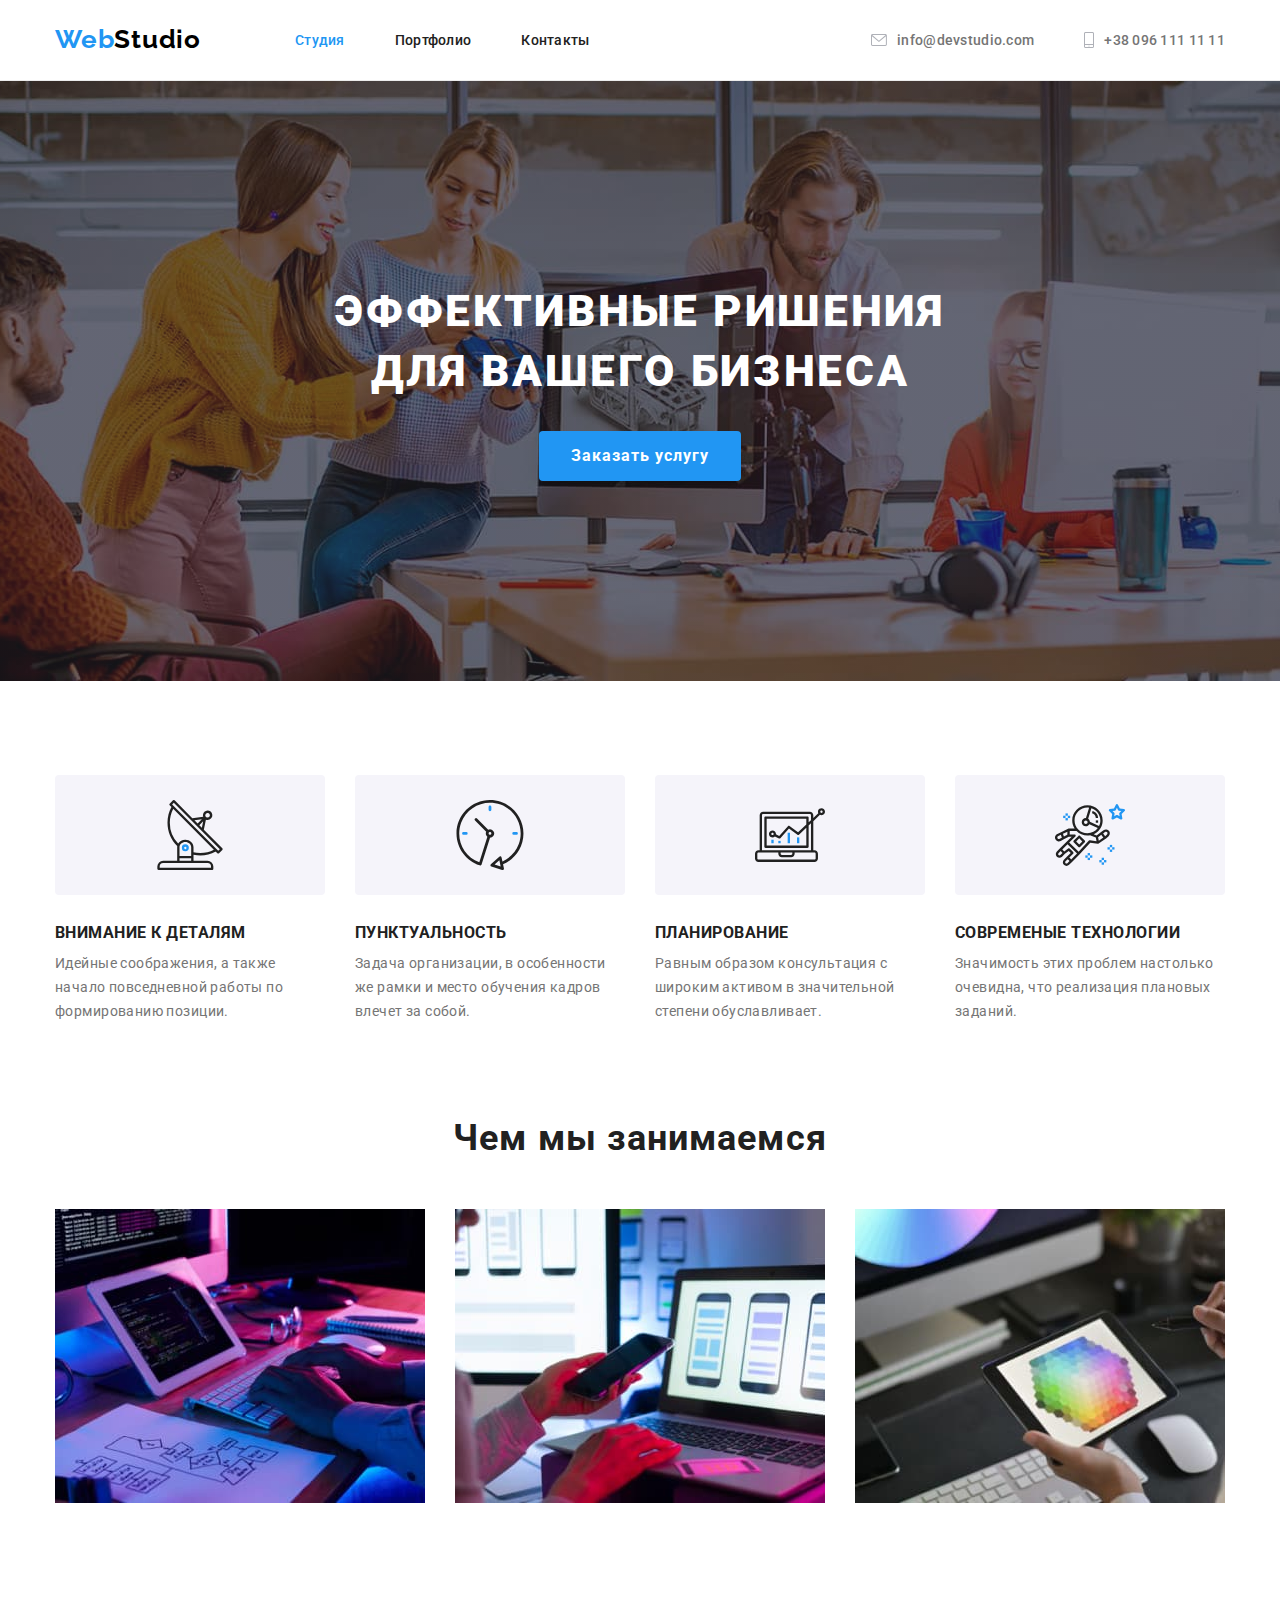
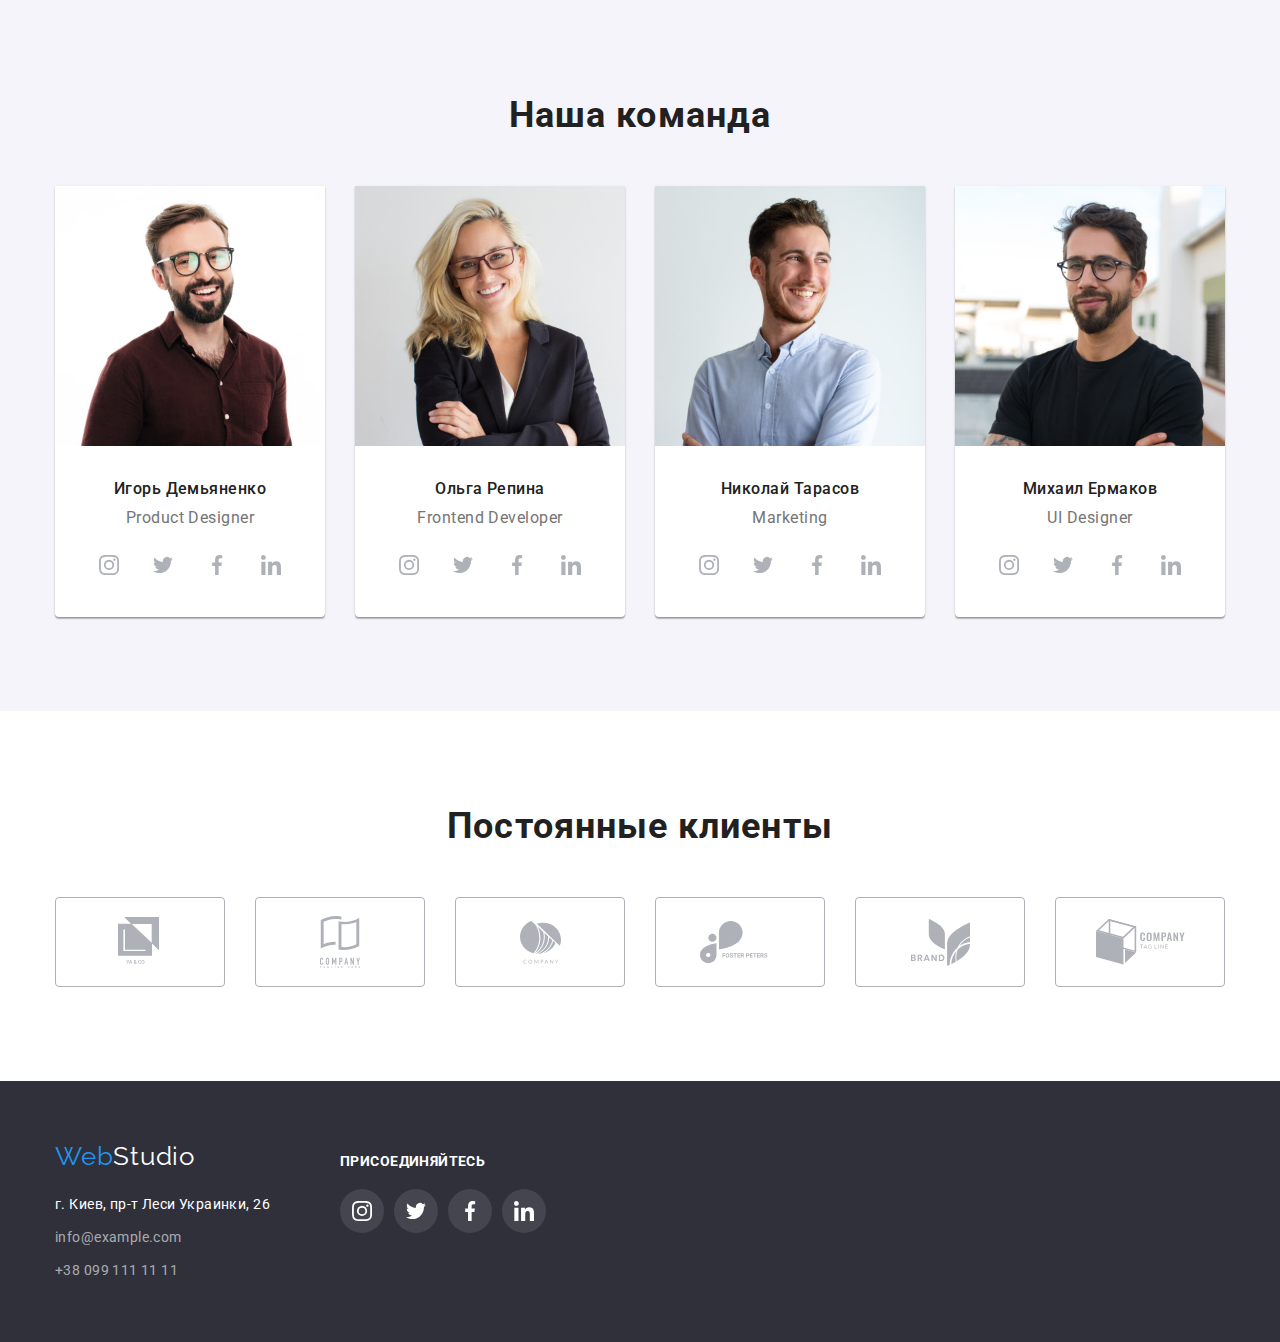
<file: index.html>
<!DOCTYPE html>
<html lang="ru">
<head>
    <meta charset="UTF-8">
    <meta name="viewport" content="width=device-width, initial-scale=1.0">
    <title>WebStudio</title>
    <link href="https://fonts.googleapis.com/css2?family=Raleway:wght@700&family=Roboto:wght@400;500;700;900&display=swap" rel="stylesheet">
    <link rel="stylesheet" href="css/style.css">
    <link rel="stylesheet" href="css/normalize.css">
</head>
<body>
    <header class="header">
        <div class="container">
            <div class="muve location">
                <nav class="location">
                    <a href="index.html" class="logotype-studio">Web<span class="logotype-span-black">Studio</span></a>
                    <ul class="nav-list location">
                        <li class="header-item"><a href="index.html" class="nav-link hover-color currentlink">Студия</a></li>
                        <li class="header-item"><a href="portfolio.html" class="nav-link hover-color">Портфолио</a></li>
                        <li class="header-item"><a href="" class="nav-link hover-color">Контакты</a></li>
                    </ul>
                </nav>
                <ul class="header-ul location">
                    <li class="header-item">
                        <a href="mailto:info@devstudio.com" class="header-email hover-color">
                            <svg class="header-mail-icon" width="16" height="12">
                                <use href="./images/icons.svg#icon-mail"></use>
                            </svg>
                            info@devstudio.com
                        </a>
                    </li>
                    <li class="header-item-last">
                        <a href="tel:+380961111111" class="header-tel hover-color">
                            <svg class="header-tel-icon" width="10" height="16">
                                <use href="./images/icons.svg#icon-smartphone"></use>
                            </svg>
                            +38 096 111 11 11
                        </a>
                    </li>
                </ul>
            </div>
        </div>
    </header>
    <main>
        <section class="hero">
            <div class="container">
                <h1 class="hero-title">Эффективные ришения<br/>для вашего бизнеса</h1>
                <p><button class="hero-btn">Заказать услугу</button></p>
            </div>
        </section>
      
        <section class="features">
            <div class="container">
                <h2 class="features-title visually-hidden">Особенности</h2>
                <ul class="location">
                    <li class="features-item">
                        <div href="" class="features-icon-wrapper">
                            <svg class="features-icon" width="70" height="70">
                                <use href="./images/icons.svg#icon-antenna"></use>
                            </svg>
                        </div>
                        <h3 class="features-item-title">Внимание к деталям</h3>
                        <p class="features-item-content">Идейные соображения, а также начало повседневной работы по формированию позиции.</p>
                    </li>
                    <li class="features-item">
                        <div href="" class="features-icon-wrapper">
                            <svg class="features-icon" width="70" height="70">
                                <use href="./images/icons.svg#icon-clock"></use>
                            </svg>
                        </div>
                        <h3 class="features-item-title">Пунктуальность</h3>
                        <p class="features-item-content">Задача организации, в особенности же рамки и место обучения кадров влечет за собой.</p>
                    </li>
                    <li class="features-item">
                        <div href="" class="features-icon-wrapper">
                            <svg class="features-icon" width="70" height="70">
                                <use href="./images/icons.svg#icon-diagram"></use>
                            </svg>
                        </div>
                        <h3 class="features-item-title">Планирование</h3>
                        <p class="features-item-content">Равным образом консультация с широким активом в значительной степени обуславливает.</p>
                    </li>
                    <li class="features-item">
                        <div href="" class="features-icon-wrapper">
                            <svg class="features-icon" width="70" height="70">
                                <use href="./images/icons.svg#icon-astronaut"></use>
                            </svg>
                        </div>
                        <h3 class="features-item-title">Современые технологии</h3>
                        <p class="features-item-content">Значимость этих проблем настолько очевидна, что реализация плановых заданий.</p>
                    </li>
                </ul>
            </div>
        </section>

        <section class="work">
            <div class="container">
                <h2 class="work-title">Чем мы занимаемся</h2>
                <ul class="location">
                    <li>
                        <img src="images/designing.jpg" alt="Робочий стол" width="370">
                    </li>
                    <li class="work-item">
                        <img src="images/realization.jpg" alt="Телефон в ноутбуке" width="370">
                    </li>
                    <li>
                        <img src="images/result.jpg" alt="Планшет" width="370">
                    </li>
                </ul>
            </div>
        </section>

        <section class="team">
            <div class="container">
                <h2 class="team-title">Наша команда</h2>
                <ul class="location">
                    <li class="team-item">
                        <img src="images/igor.jpg" alt="Игорь" width="270">
                        <div class="team-wrapper">
                            <h3 class="team-item-title">Игорь Демьяненко</h3>
                            <p class="team-item-content">Product Designer</p>
                            <div class="team-list-icon-wrapper">
                                <ul class="team-list-icon">
                                    <li>
                                        <a href="" class="team-icon-link">
                                            <svg class="team-icon" width="20" height="20">
                                                <use href="./images/icons.svg#icon-instagram"></use>
                                            </svg>
                                        </a>
                                    </li>
                                    <li>
                                        <a href="" class="team-icon-link">
                                            <svg class="team-icon" width="20" height="20">
                                                <use href="./images/icons.svg#icon-twitter"></use>
                                            </svg>
                                        </a>
                                    </li>
                                    <li>
                                        <a href="" class="team-icon-link">
                                            <svg class="team-icon" width="20" height="20">
                                                <use href="./images/icons.svg#icon-facebook"></use>
                                            </svg>
                                        </a>
                                    </li>
                                    <li>
                                        <a href="" class="team-icon-link">
                                            <svg class="team-icon" width="20" height="20">
                                                <use href="./images/icons.svg#icon-linkedin"></use>
                                            </svg>
                                        </a>
                                    </li>
                                </ul>
                            </div>
                        </div>
                    </li>
                    <li class="team-item">
                        <img src="images/olga.jpg" alt="Ольга" width="270">
                        <div class="team-wrapper">
                            <h3 class="team-item-title">Ольга Репина</h3>
                            <p class="team-item-content">Frontend Developer</p>
                            <div class="team-list-icon-wrapper">
                                <ul class="team-list-icon">
                                    <li>
                                        <a href="" class="team-icon-link">
                                            <svg class="team-icon" width="20" height="20">
                                                <use href="./images/icons.svg#icon-instagram"></use>
                                            </svg>
                                        </a>
                                    </li>
                                    <li>
                                        <a href="" class="team-icon-link">
                                            <svg class="team-icon" width="20" height="20">
                                                <use href="./images/icons.svg#icon-twitter"></use>
                                            </svg>
                                        </a>
                                    </li>
                                    <li>
                                        <a href="" class="team-icon-link">
                                            <svg class="team-icon" width="20" height="20">
                                                <use href="./images/icons.svg#icon-facebook"></use>
                                            </svg>
                                        </a>
                                    </li>
                                    <li>
                                        <a href="" class="team-icon-link">
                                            <svg class="team-icon" width="20" height="20">
                                                <use href="./images/icons.svg#icon-linkedin"></use>
                                            </svg>
                                        </a>
                                    </li>
                                </ul>
                            </div>
                        </div>
                    </li>
                    <li class="team-item">
                        <img src="images/mykola.jpg" alt="Николай" width="270">
                        <div class="team-wrapper">
                            <h3 class="team-item-title">Николай Тарасов</h3>
                            <p class="team-item-content">Marketing</p>
                            <div class="team-list-icon-wrapper">
                                <ul class="team-list-icon">
                                    <li>
                                        <a href="" class="team-icon-link">
                                            <svg class="team-icon" width="20" height="20">
                                                <use href="./images/icons.svg#icon-instagram"></use>
                                            </svg>
                                        </a>
                                    </li>
                                    <li>
                                        <a href="" class="team-icon-link">
                                            <svg class="team-icon" width="20" height="20">
                                                <use href="./images/icons.svg#icon-twitter"></use>
                                            </svg>
                                        </a>
                                    </li>
                                    <li>
                                        <a href="" class="team-icon-link">
                                            <svg class="team-icon" width="20" height="20">
                                                <use href="./images/icons.svg#icon-facebook"></use>
                                            </svg>
                                        </a>
                                    </li>
                                    <li>
                                        <a href="" class="team-icon-link">
                                            <svg class="team-icon" width="20" height="20">
                                                <use href="./images/icons.svg#icon-linkedin"></use>
                                            </svg>
                                        </a>
                                    </li>
                                </ul>
                            </div>
                        </div>
                    </li>
                    <li class="team-item">
                        <img src="images/mykhailo.jpg" alt="Михаил" width="270">
                        <div class="team-wrapper">
                            <h3 class="team-item-title">Михаил Ермаков</h3>
                            <p class="team-item-content">UI Designer</p>
                            <div class="team-list-icon-wrapper">
                                <ul class="team-list-icon">
                                    <li>
                                        <a href="" class="team-icon-link">
                                            <svg class="team-icon" width="20" height="20">
                                                <use href="./images/icons.svg#icon-instagram"></use>
                                            </svg>
                                        </a>
                                    </li>
                                    <li>
                                        <a href="" class="team-icon-link">
                                            <svg class="team-icon" width="20" height="20">
                                                <use href="./images/icons.svg#icon-twitter"></use>
                                            </svg>
                                        </a>
                                    </li>
                                    <li>
                                        <a href="" class="team-icon-link">
                                            <svg class="team-icon" width="20" height="20">
                                                <use href="./images/icons.svg#icon-facebook"></use>
                                            </svg>
                                        </a>
                                    </li>
                                    <li>
                                        <a href="" class="team-icon-link">
                                            <svg class="team-icon" width="20" height="20">
                                                <use href="./images/icons.svg#icon-linkedin"></use>
                                            </svg>
                                        </a>
                                    </li>
                                </ul>
                            </div>
                        </div>
                    </li>
                </ul>
            </div>
        </section>

        <section class="client">
            <div class="container">
                <h2 class="client-title">Постоянные клиенты</h2>
                <ul class="location">
                    <li class="client-item">
                        <a href="" class="client-icon-link">
                            <svg class="client-icon" width="45" height="50">
                                <use href="./images/icons.svg#icon-company-1"></use>
                            </svg>
                        </a>
                    </li>
                    <li class="client-item">
                        <a href="" class="client-icon-link">
                            <svg class="client-icon" width="40" height="52">
                                <use href="./images/icons.svg#icon-company-2"></use>
                            </svg>
                        </a>
                    </li>
                    <li class="client-item">
                        <a href="" class="client-icon-link">
                            <svg class="client-icon" width="41" height="43">
                                <use href="./images/icons.svg#icon-company-3"></use>
                            </svg>
                        </a>
                    </li>
                    <li class="client-item">
                        <a href="" class="client-icon-link">
                            <svg class="client-icon" width="80" height="43">
                                <use href="./images/icons.svg#icon-company-4"></use>
                            </svg>
                        </a>
                    </li>
                    <li class="client-item">
                        <a href="" class="client-icon-link">
                            <svg class="client-icon" width="59" height="47">
                                <use href="./images/icons.svg#icon-company-5"></use>
                            </svg>
                        </a>
                    </li>
                    <li class="client-item">
                        <a href="" class="client-icon-link">
                            <svg class="client-icon" width="89" height="46">
                                <use href="./images/icons.svg#icon-company-6"></use>
                            </svg>
                        </a>
                    </li>
                </ul>
            </div>
        </section>
    </main>
    <footer class="footer">
        <div class="container">
            <div>
                <a href="index.html" class="footer-logotype-studio">Web<span class="logotype-span-white">Studio</span></a>
                <address class="footer-address">
                    <a href="#" class="footer-location hover-color">г. Киев, пр-т Леси Украинки, 26</a>
                    <ul class="footer-link">
                        <li class="footer-email"><a href="mailto:info@example.com" class="footer-item hover-color">info@example.com</a></li>
                        <li class="footer-tel"><a href="tel:+380991111111" class="footer-item hover-color">+38 099 111 11 11</a></li>
                    </ul>
                </address>
            </div>
            <div class="footer-icon-wrapper">
                <h2 class="footer-icon-title">присоединяйтесь</h2>
                <ul class="location">
                    <li class="footer-icon-item">
                        <a href="" class="footer-icon-link">
                            <svg class="footer-icon" width="20" height="20">
                                <use href="./images/icons.svg#icon-instagram"></use>
                            </svg>
                        </a>
                    </li>
                    <li class="footer-icon-item">
                        <a href="" class="footer-icon-link">
                            <svg class="footer-icon" width="20" height="20">
                                <use href="./images/icons.svg#icon-twitter"></use>
                            </svg>
                        </a>
                    </li>
                    <li class="footer-icon-item">
                        <a href="" class="footer-icon-link">
                            <svg class="footer-icon" width="20" height="20">
                                <use href="./images/icons.svg#icon-facebook"></use>
                            </svg>
                        </a>
                    </li>
                    <li class="footer-icon-item">
                        <a href="" class="footer-icon-link">
                            <svg class="footer-icon" width="20" height="20">
                                <use href="./images/icons.svg#icon-linkedin"></use>
                            </svg>
                        </a>
                    </li>
                </ul>
            </div>
        </div>
    </footer>
</body>
</html>
</file>
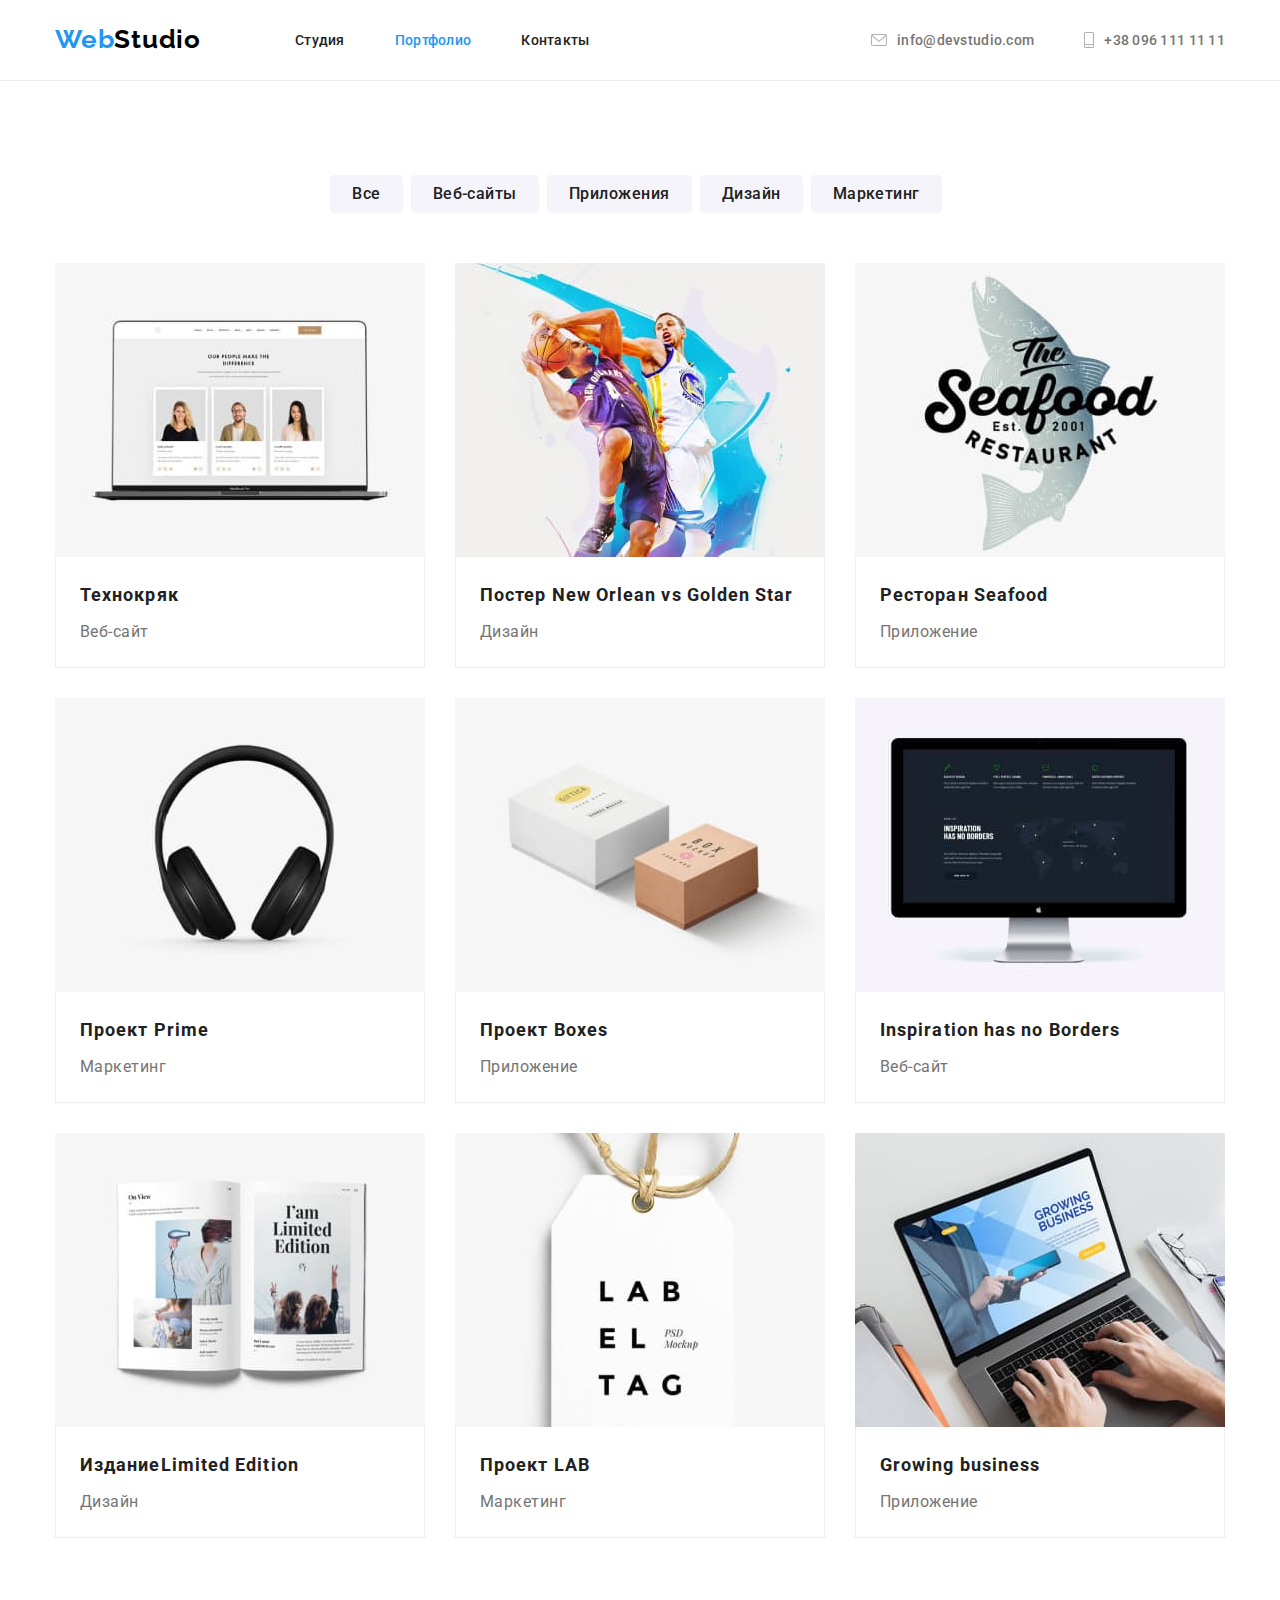
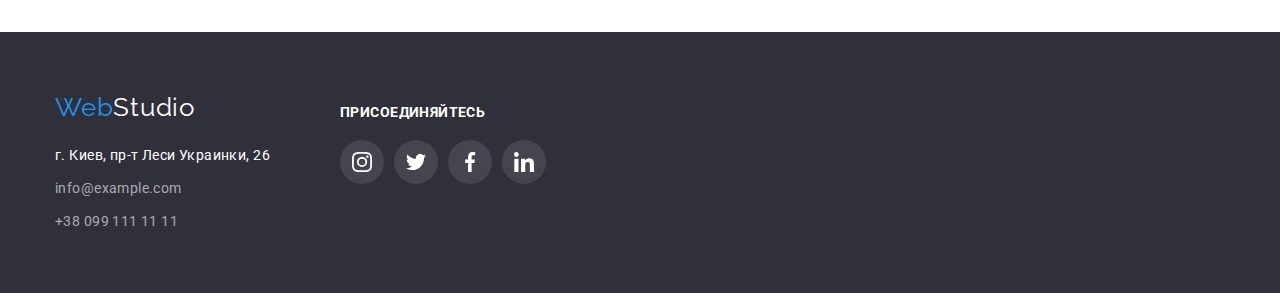
<file: portfolio.html>
<!DOCTYPE html>
<html lang="ru">
<head>
    <meta charset="UTF-8">
    <meta name="viewport" content="width=device-width, initial-scale=1.0">
    <title>WebStudio</title>
    <link href="https://fonts.googleapis.com/css2?family=Raleway:wght@700&family=Roboto:wght@400;500;700;900&display=swap" rel="stylesheet">
    <link rel="stylesheet" href="css/style.css">
    <link rel="stylesheet" href="css/normalize.css">
</head>
<body>
    <header class="header">
        <div class="container">
            <div class="muve location">
                <nav class="location">
                    <a href="index.html" class="logotype-studio">Web<span class="logotype-span-black">Studio</span></a>
                    <ul class="nav-list location">
                        <li class="header-item"><a href="index.html" class="nav-link hover-color">Студия</a></li>
                        <li class="header-item"><a href="portfolio.html" class="nav-link hover-color currentlink">Портфолио</a></li>
                        <li class="header-item"><a href="" class="nav-link hover-color">Контакты</a></li>
                    </ul>
                </nav>
                <ul class="header-ul location">
                    <li class="header-item">
                        <a href="mailto:info@devstudio.com" class="header-email hover-color">
                            <svg class="header-mail-icon" width="16" height="12">
                                <use href="./images/icons.svg#icon-mail"></use>
                            </svg>
                            info@devstudio.com
                        </a>
                    </li>
                    <li class="header-item-last">
                        <a href="tel:+380961111111" class="header-tel hover-color">
                            <svg class="header-tel-icon" width="10" height="16">
                                <use href="./images/icons.svg#icon-smartphone"></use>
                            </svg>
                            +38 096 111 11 11
                        </a>
                    </li>
                </ul>
            </div>
        </div>
    </header>

    <section class="projects">
        <div class="container">
            <h2 class="visually-hidden">Наши проекты</h2>
            <ul class="location project-filter">
                <li class="filter-item"><button class="filter-btn">Все</button></li>
                <li class="filter-item"><button class="filter-btn">Веб-сайты</button></li>
                <li class="filter-item"><button class="filter-btn">Приложения</button></li>
                <li class="filter-item"><button class="filter-btn">Дизайн</button></li>
                <li class="filter-item"><button class="filter-btn">Маркетинг</button></li>
            </ul>
            <ul class="location project-list">
                <li class="project-item">
                    <a href="" class="project-item-link">
                        <img src="images/tehno.jpg" alt="Ноутбук" width="370">
                        <div class="project-wrapper">
                            <h3 class="project-item-title">Технокряк</h3>
                            <p class="project-item-content">Веб-сайт</p>
                        </div>
                    </a>
                </li>
                <li class="project-item">
                    <a href="" class="project-item-link">
                        <img src="images/orlean.jpg" alt="Два баскетболиста" width="370">
                        <div class="project-wrapper">
                            <h3 class="project-item-title">Постер New Orlean vs Golden Star</h3>
                            <p class="project-item-content">Дизайн</p>
                        </div>
                    </a>
                </li>
                <li class="project-item">
                    <a href="" class="project-item-link">
                        <img src="images/seafood.jpg" alt="Логотип" width="370">
                        <div class="project-wrapper">
                            <h3 class="project-item-title">Ресторан Seafood</h3>
                            <p class="project-item-content">Приложение</p>
                        </div>
                    </a>
                </li>
                <li class="project-item">
                    <a href="" class="project-item-link">
                        <img src="images/prime.jpg" alt="Наушники" width="370">
                        <div class="project-wrapper">
                            <h3 class="project-item-title">Проект Prime</h3>
                            <p class="project-item-content">Маркетинг</p>
                        </div>
                    </a>
                </li>
                <li class="project-item">
                    <a href="" class="project-item-link">
                        <img src="images/boxes.jpg" alt="Две коробки" width="370">
                        <div class="project-wrapper">
                            <h3 class="project-item-title">Проект Boxes</h3>
                            <p class="project-item-content">Приложение</p>
                        </div>
                    </a>
                </li>
                <li class="project-item">
                    <a href="" class="project-item-link">
                        <img src="images/inspiration.jpg" alt="Монитор" width="370">
                        <div class="project-wrapper">
                            <h3 class="project-item-title">Inspiration has no Borders</h3>
                            <p class="project-item-content">Веб-сайт</p>
                        </div>
                    </a>
                </li>
                <li class="project-item">
                    <a href="" class="project-item-link">
                        <img src="images/limited.jpg" alt="Журнал" width="370">
                        <div class="project-wrapper">
                            <h3 class="project-item-title">ИзданиеLimited Edition</h3>
                            <p class="project-item-content">Дизайн</p>
                        </div>
                    </a>
                </li>
                <li class="project-item">
                    <a href="" class="project-item-link">
                        <img src="images/lab.jpg" alt="Етикетка" width="370">
                        <div class="project-wrapper">
                            <h3 class="project-item-title">Проект LAB</h3>
                            <p class="project-item-content">Маркетинг</p>
                        </div>
                    </a>
                </li>
                <li class="project-item">
                    <a href="" class="project-item-link">
                        <img src="images/growing.jpg" alt="Ноутбук" width="370">
                        <div class="project-wrapper">
                            <h3 class="project-item-title">Growing business</h3>
                            <p class="project-item-content">Приложение</p>
                        </div>
                    </a>
                </li>
            </ul>
        </div>
    </section>
    
    <footer class="footer">
        <div class="container">
            <div>
                <a href="index.html" class="footer-logotype-studio">Web<span class="logotype-span-white">Studio</span></a>
                <address class="footer-address">
                    <a href="#" class="footer-location hover-color">г. Киев, пр-т Леси Украинки, 26</a>
                    <ul class="footer-link">
                        <li class="footer-email"><a href="mailto:info@example.com" class="footer-item hover-color">info@example.com</a></li>
                        <li class="footer-tel"><a href="tel:+380991111111" class="footer-item hover-color">+38 099 111 11 11</a></li>
                    </ul>
                </address>
            </div>
            <div class="footer-icon-wrapper">
                <h2 class="footer-icon-title">присоединяйтесь</h2>
                <ul class="location">
                    <li class="footer-icon-item">
                        <a href="" class="footer-icon-link">
                            <svg class="footer-icon" width="20" height="20">
                                <use href="./images/icons.svg#icon-instagram"></use>
                            </svg>
                        </a>
                    </li>
                    <li class="footer-icon-item">
                        <a href="" class="footer-icon-link">
                            <svg class="footer-icon" width="20" height="20">
                                <use href="./images/icons.svg#icon-twitter"></use>
                            </svg>
                        </a>
                    </li>
                    <li class="footer-icon-item">
                        <a href="" class="footer-icon-link">
                            <svg class="footer-icon" width="20" height="20">
                                <use href="./images/icons.svg#icon-facebook"></use>
                            </svg>
                        </a>
                    </li>
                    <li class="footer-icon-item">
                        <a href="" class="footer-icon-link">
                            <svg class="footer-icon" width="20" height="20">
                                <use href="./images/icons.svg#icon-linkedin"></use>
                            </svg>
                        </a>
                    </li>
                </ul>
            </div>
        </div>
    </footer>
</body>
</html>
</file>
<file: css/style.css>
body {
    font-family: 'Roboto', sans-serif;
    font-weight: 400;
    font-style: normal;
    font-size: 14px;
    line-height: 16px;
    color: var(--brand-color);
}
ul {
    list-style: none;
}
a {
    text-decoration: none;
    font-style: normal;
}
* {
    padding: 0;
    margin: 0;
}
:root {
    --brand-color: #212121;
    --popular-color: #757575;
    --white-color: #ffffff;
    --blue-color: #2196F3;
    --background-gray: #2F303A;
    --gray: #F5F4FA;
    --ligt-gray: rgba(255, 255, 255, 0.6);
}
.visually-hidden {
    position: absolute;
    width: 1px;
    height: 1px;
    margin: -1px;
    border: 0;
    padding: 0;
    white-space: nowrap;
    clip-path: inset(100%);
    clip: rect(0 0 0 0);
    overflow: hidden;
}
.hover-color:hover, .hover-color:focus {
    color: var(--blue-color);
}
a.currentlink {
    color: var(--blue-color);
 }
.location {
    display: flex;
    align-items: center;
 }
.container {
    width: 1170px;
    padding-left: 15px;
    padding-right: 15px;
    margin: 0 auto;
 }

.header {
    border-bottom: 1px solid #ECECEC;
 }
 .muve {
    justify-content: space-between;
 }
.logotype-studio {
    font-family: 'Raleway', sans-serif;
    font-size: 26px;
    font-weight: 700;
    line-height: 31px;
    color: var(--blue-color);
    margin-right: 94px;
    padding-top: 24px;
    padding-bottom: 25px;
    letter-spacing: 0.03em;
}
.logotype-span-black {
    color: #000000;
}
.header-item {
    margin-right: 50px;
}
.nav-link {
    display: inline-block;
    font-weight: 500;
    color: var(--brand-color);
    padding-top: 32px;
    padding-bottom: 32px;
    letter-spacing: 0.02em;
}
.header-email,
.header-tel {
    display: flex;
    font-weight: 500;
    color: var(--popular-color);
    padding-top: 32px;
    padding-bottom: 32px;
    align-items: center;
    letter-spacing: 0.02em;
}
.header-mail-icon {
    fill: #AFB1B8;
    margin-right: 10px;
}
.header-email:focus .header-mail-icon,
.header-email:hover .header-mail-icon {
    fill: var(--blue-color);
}
.header-tel-icon {
    fill: #AFB1B8;
    margin-right: 10px;
}
.header-tel:focus .header-tel-icon,
.header-tel:hover .header-tel-icon {
    fill: var(--blue-color);
}

.hero {
    height: 200px;
    padding-top: 200px;
    padding-bottom: 200px;
    text-align: center;
    background-image: linear-gradient(to right,
     rgba(47, 48, 58, 0.4),
     rgba(47, 48, 58, 0.4)
    ), url('../images/hero.jpg');
    background-size: cover;
    background-position: center;
    max-width: 1600px;
    margin: 0 auto;
}
.hero-title {
    font-weight: 900;
    font-size: 44px;
    line-height: 60px;
    color: var(--white-color);
    text-transform: uppercase;
    margin: 0 0 30px 0;
    letter-spacing: 0.06em;
}
.hero-btn {
    cursor: pointer;
    font-weight: 700;
    font-size: 16px;
    line-height: 30px;
    border: none;
    padding: 10px 32px;
    color: var(--white-color);
    background: var(--blue-color);
    letter-spacing: 0.06em;
    box-shadow: 0px 4px 4px rgba(0, 0, 0, 0.15);
    border-radius: 4px;
}

.features {
    padding-top: 94px;
    padding-bottom: 94px;
}
.features-item {
    width: 270px;
    margin-right: 30px; 
}
.features-item:last-child {
    margin-right: 0;
}
.features-icon-wrapper {
    background: #F5F4FA;
    border-radius: 4px;
    height: 120px;
    margin-bottom: 30px;
    display: flex;
    align-items: center;
    justify-content: center;
}
.features-item-title {
    font-weight: 700;
    letter-spacing: 0.03em;
    text-transform: uppercase;
}
.features-item-content {
    margin-top: 10px;
    line-height: 24px;
    letter-spacing: 0.03em;
    color: var(--popular-color);
}

.work {
    text-align: center;
    padding-bottom: 94px;
}
.work-title {
    font-weight: 700;
    font-size: 36px;
    line-height: 42px;
    margin-bottom: 50px;
    letter-spacing: 0.03em;
}
.work-item {
    margin-left: 30px;
    margin-right: 30px;
}

.team {
    background: var(--gray);
    padding-top: 94px;
    padding-bottom: 94px;
    text-align: center;
}
.team-title {
    font-weight: 700;
    font-size: 36px;
    line-height: 42px;
    margin-bottom: 50px;
    letter-spacing: 0.03em;
}
.team-item {
    background-color: var(--white-color);
    margin-right: 30px;
    box-shadow: 0px 1px 3px rgb(0 0 0 / 12%), 0px 1px 1px rgb(0 0 0 / 14%), 0px 2px 1px rgb(0 0 0 / 20%);
    border-radius: 0px 0px 4px 4px;
}
.team-wrapper {
    margin: 30px 32px;
}
.team-item-title {
    font-weight: 500;
    font-size: 16px;
    line-height: 19px;
    margin-bottom: 10px;
    letter-spacing: 0.03em;
}
.team-item-content {
    font-size: 16px;
    line-height: 19px;
    color: var(--popular-color);
    letter-spacing: 0.03em;
}
.team-list-icon-wrapper {
    padding-top: 16px;
}
.team-icon-link {
    display: flex;
    align-items: center;
    justify-content: center;
    width: 44px;
    height: 44px;
    border-radius: 50%;
}
.team-icon-link:focus,
.team-icon-link:hover {
    background-color: var(--blue-color);
}
.team-icon-link:focus .team-icon,
.team-icon-link:hover .team-icon  {
    fill: var(--white-color);
}
.team-list-icon {
    display: flex;
    justify-content: space-between;
}
.team-icon {
    display: block;
    fill: #AFB1B8;
}

.client {
    padding: 94px 0 94px 0;
    text-align: center;
}
.client-title {
    font-size: 36px;
    font-weight: 700;
    line-height: 42px;
    margin-bottom: 50px;
    letter-spacing: 0.03em;
}
.client-item {
    margin-right: 30px;
}
.client-item:last-child {
    margin-right: 0;
}
.client-icon {
    fill: currentColor;
}
.client-icon-link {
    display: flex;
    align-items: center;
    justify-content: center;
    width: 168px;
    height: 88px;
    border: 1px solid #AFB1B8;
    border-radius: 4px;
    color: #AFB1B8;
}
.client-icon-link:focus,
.client-icon-link:hover {
    border-color: var(--blue-color);
    color: var(--blue-color);
}

.footer {
    background: var(--background-gray);
    padding-top: 60px;
    padding-bottom: 60px;
}
.footer .container {
    display: flex;
}
.footer-logotype-studio {
    font-family: 'Raleway', sans-serif;
    font-size: 26px;
    line-height: 31px;
    color: var(--blue-color);
    letter-spacing: 0.03em;
}
.logotype-span-white {
    color: var(--white-color);
}
.footer-address {
    margin-top: 20px;
}
.footer-location {
    line-height: 24px;
    letter-spacing: 0.03em;
    color: var(--white-color);
}
.footer-link, .footer-tel {
    margin-top: 9px;
}
.footer-item {
    line-height: 24px;
    letter-spacing: 0.03em;
    color: var(--ligt-gray);
}
.footer-icon-wrapper {
    margin-top: 12px;
    margin-left: 70px;
}
.footer-icon-title {
    text-transform: uppercase;
    font-weight: 700;
    font-style: normal;
    font-size: 14px;
    line-height: 16px;
    margin-bottom: 20px;
    letter-spacing: 0.03em;
    color: var(--white-color);
}
.footer-icon-link {
    background: rgba(255, 255, 255, 0.1);
    display: flex;
    align-items: center;
    justify-content: center;
    width: 44px;
    height: 44px;
    border-radius: 50%;
    fill: var(--white-color);
}
.footer-icon-link:focus,
.footer-icon-link:hover {
    background-color: var(--blue-color);
}
.footer-icon-item {
    margin-right: 10px;
}
.footer-icon-item:last-child {
    margin-right: 0;
}

.projects {
    padding-top: 94px;
    padding-bottom: 94px;
}
.project-filter {
    justify-content: center;
}
.filter-item {
    margin-right: 8px;
}
.filter-btn {
    cursor: pointer;
    font-weight: 500;
    font-style: normal;
    font-size: 16px;
    line-height: 26px;
    text-align: center;
    color: var(--brand-color);
    background-color: var(--gray);
    border: none;
    border-radius: 4px;
    padding: 6px 22px;
    letter-spacing: 0.03em;
}
.filter-btn:hover, .filter-btn:focus {
    color: var(--white-color);
    background-color: var(--blue-color);
    box-shadow: 0px 3px 1px rgba(0, 0, 0, 0.1), 0px 1px 2px rgba(0, 0, 0, 0.08), 0px 2px 2px rgba(0, 0, 0, 0.12);
}
.project-list {
    flex-flow: row wrap;
    margin-top: 50px;
}
.project-item img {
    display: block;
}
.project-item:nth-child(2), 
.project-item:nth-child(5),
.project-item:nth-child(8) {
    margin-left: 30px;
    margin-right: 30px;
}
.project-item:nth-child(4), 
.project-item:nth-child(5),
.project-item:nth-child(6) {
    margin-top: 30px;
    margin-bottom: 30px;
}
.project-item-link {
    display: block;
}
.project-item-link:focus,
.project-item-link:hover {
    box-shadow: 0px 1px 1px rgba(0, 0, 0, 0.12), 0px 4px 4px rgba(0, 0, 0, 0.06), 1px 4px 6px rgba(0, 0, 0, 0.16);
}
.project-wrapper {
    padding: 20px 24px;
    border-left: 1px solid #EEEEEE;
    border-right: 1px solid #EEEEEE;
    border-bottom: 1px solid #EEEEEE;
}
.project-item-title {
    font-weight: 700;
    font-size: 18px;
    line-height: 36px;
    margin-bottom: 4px;
    letter-spacing: 0.06em;
    color: var(--brand-color);
}
.project-item-content {
    font-size: 16px;
    line-height: 30px;
    letter-spacing: 0.03em;
    color: var(--popular-color);
}
</file>
